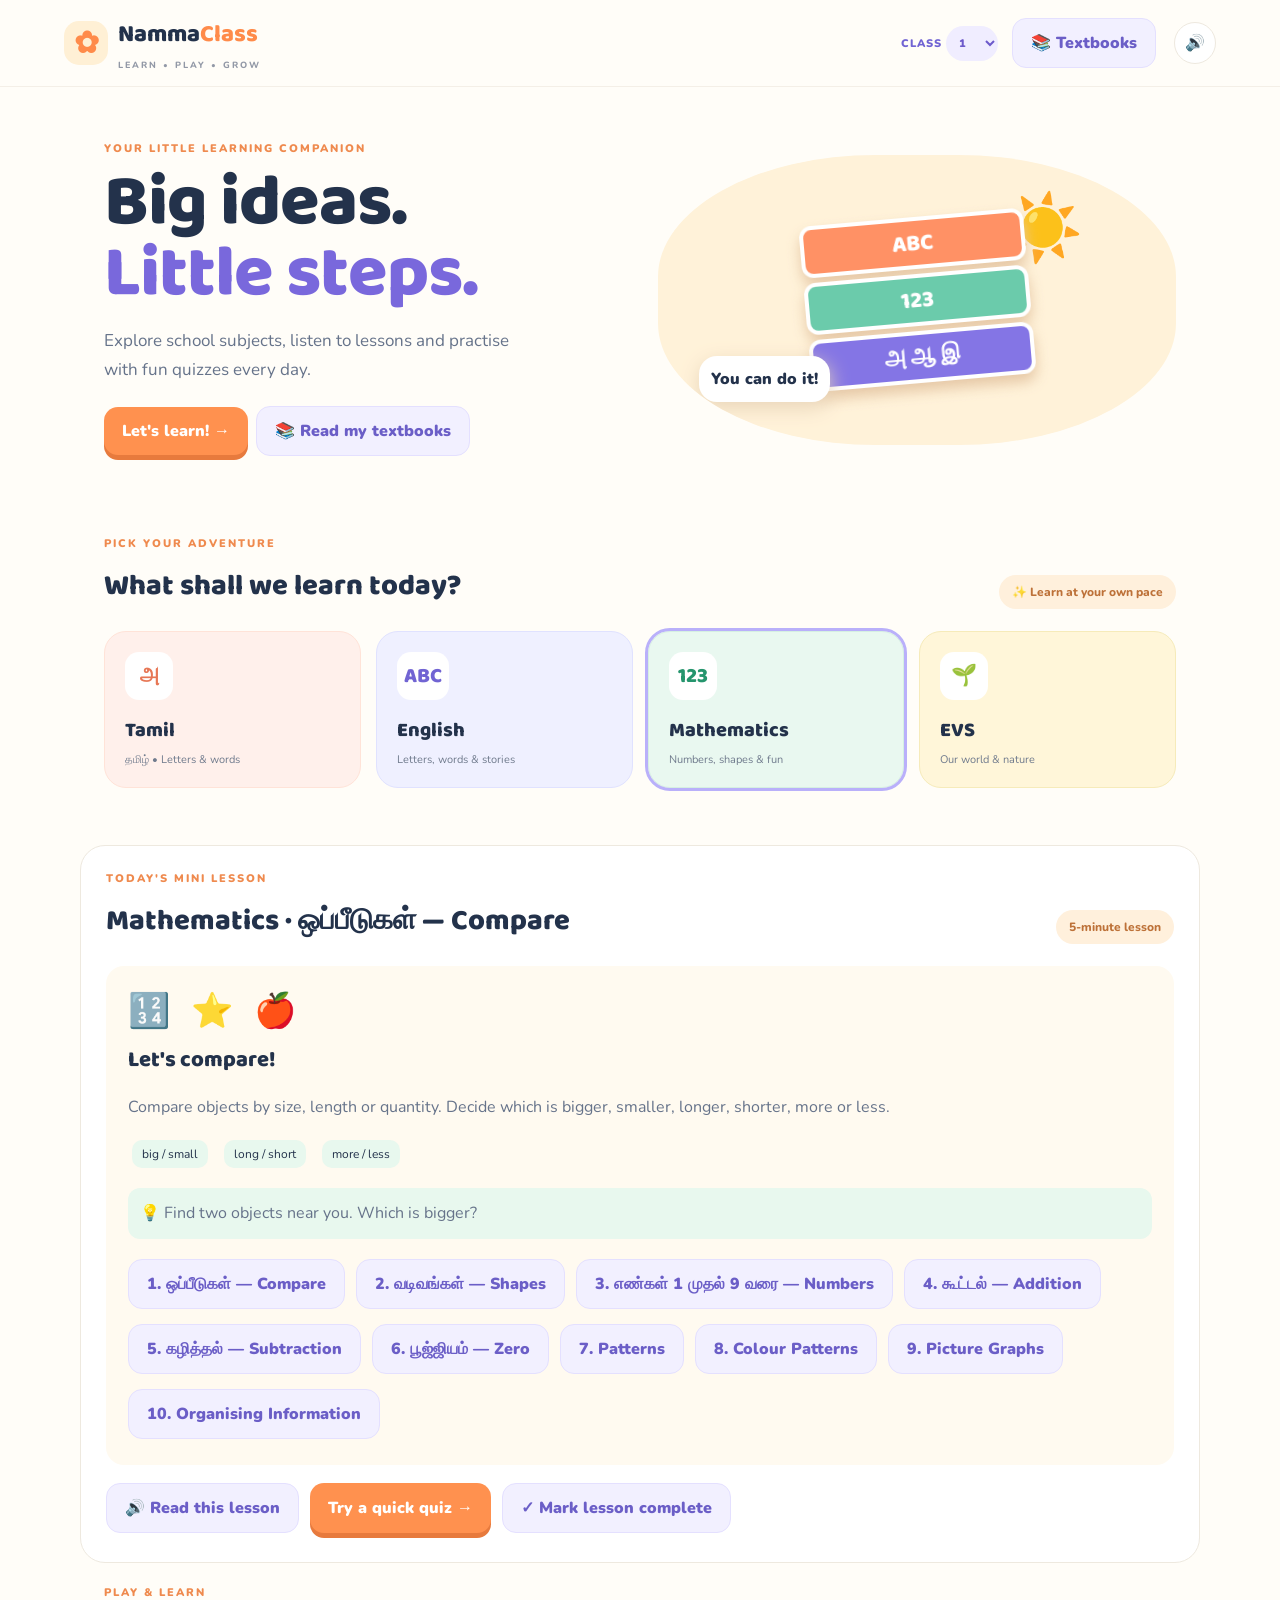
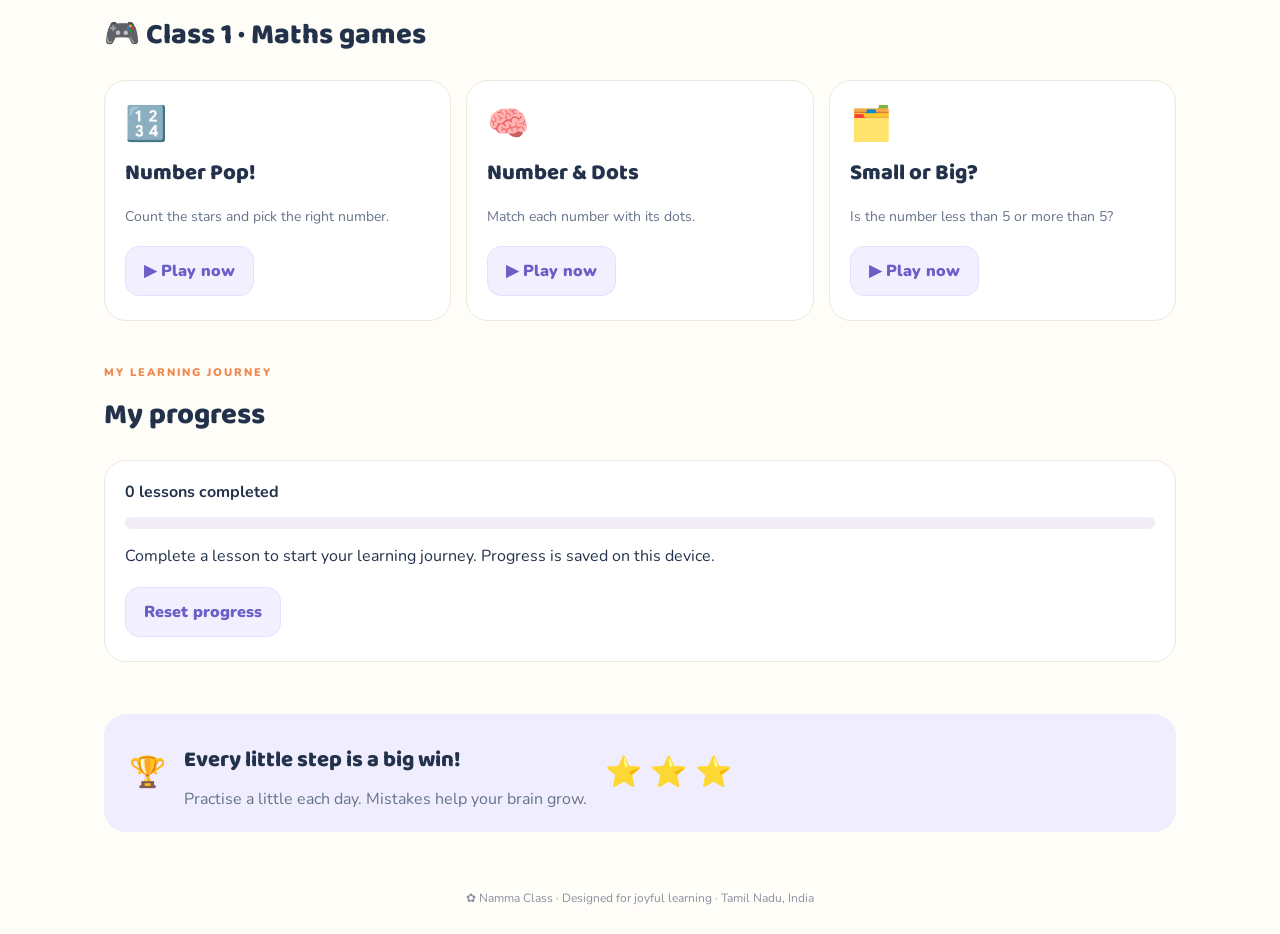
<file: index.html>
<!doctype html>
<html lang="en">
<head>
  <meta charset="utf-8">
  <meta name="viewport" content="width=device-width,initial-scale=1">
  <meta name="theme-color" content="#fff7e8">
  <title>Namma Class — Self-Learning for Classes 1–12</title>
  <link rel="stylesheet" href="style.css">
</head>
<body>
<header class="topbar">
  <a class="brand" href="#"><span class="brand-mark">✿</span><span>Namma<span class="accent">Class</span><small>LEARN • PLAY • GROW</small></span></a>
  <label class="class-picker">CLASS
    <select id="classSelect" aria-label="Choose class">
      <option value="1">1</option><option value="2">2</option><option value="3">3</option>
      <option value="4">4</option><option value="5">5</option><option value="6">6</option>
      <option value="7">7</option><option value="8">8</option><option value="9">9</option>
      <option value="10">10</option><option value="11">11</option><option value="12">12</option>
    </select>
  </label>
  <a id="textbooksLink" class="secondary" href="books.html" style="text-decoration:none">📚 Textbooks</a>
  <button id="soundToggle" class="round" aria-label="Toggle read aloud">🔊</button>
</header>
<main>
  <section class="hero">
    <div><p class="eyebrow">YOUR LITTLE LEARNING COMPANION</p>
      <h1>Big ideas.<br><span>Little steps.</span></h1>
      <p>Explore school subjects, listen to lessons and practise with fun quizzes every day.</p>
      <button class="primary" id="startLearning">Let's learn! →</button>
      <a class="secondary" href="books.html" style="text-decoration:none;display:inline-block">📚 Read my textbooks</a>
    </div>
    <div class="hero-art" aria-label="Books and sunshine"><div class="sun">☀️</div><div class="books"><b>ABC</b><b>123</b><b>அ ஆ இ</b></div><div class="bubble">You can do it!</div></div>
  </section>
  <section class="section" id="subjects">
    <div class="section-heading"><div><p class="eyebrow">PICK YOUR ADVENTURE</p><h2>What shall we learn today?</h2></div><span class="sticker">✨ Learn at your own pace</span></div>
    <div class="subject-grid">
      <button class="subject-card tamil" data-subject="Tamil"><span class="subject-icon">அ</span><b>Tamil</b><small>தமிழ் • Letters & words</small></button>
      <button class="subject-card english" data-subject="English"><span class="subject-icon">ABC</span><b>English</b><small>Letters, words & stories</small></button>
      <button class="subject-card maths" data-subject="Mathematics"><span class="subject-icon">123</span><b>Mathematics</b><small>Numbers, shapes & fun</small></button>
      <button class="subject-card evs" data-subject="Environmental Science"><span class="subject-icon">🌱</span><b>EVS</b><small>Our world & nature</small></button>
    </div>
  </section>
  <section class="lesson section" id="lessonArea">
    <div class="section-heading"><div><p class="eyebrow">TODAY'S MINI LESSON</p><h2 id="lessonTitle">Let's start learning!</h2></div><span class="sticker">5-minute lesson</span></div>
    <div id="lessonContent" class="lesson-content"><div class="visual">🍎 🍎 🍎</div><h3>Counting is everywhere!</h3><p>We use numbers to count toys, fruits, steps and friends.</p></div>
    <div class="actions"><button class="secondary" id="readLesson">🔊 Read this lesson</button><button class="primary" id="quizButton">Try a quick quiz →</button><button class="secondary" id="completeLesson">✓ Mark lesson complete</button></div>
  </section>
  <section class="section games">
    <div class="section-heading"><div><p class="eyebrow">PLAY & LEARN</p><h2>🎮 Learning games</h2></div></div>
    <div class="game-grid">
      <article class="game-card"><div class="game-icon">🔢</div><h3>Number Pop!</h3><p>Count the stars and pick the right number.</p><div id="numberGame"><button class="secondary" id="startNumberGame">▶ Play now</button></div></article>
      <article class="game-card"><div class="game-icon">🧠</div><h3>Match the Pairs</h3><p>Find two matching pictures.</p><div id="memoryGame"><button class="secondary" id="startMemoryGame">▶ Play now</button></div></article>
      <article class="game-card"><div class="game-icon">🌿</div><h3>Nature Sort</h3><p>Choose living and non-living things.</p><div id="natureGame"><button class="secondary" id="startNatureGame">▶ Play now</button></div></article>
    </div>
  </section>
  <section class="section">
    <div class="section-heading"><div><p class="eyebrow">MY LEARNING JOURNEY</p><h2>My progress</h2></div></div>
    <div class="progress-card"><b id="progressCount">0 lessons completed</b><div class="progress-track"><span id="progressBar"></span></div><p id="progressMessage">Complete a lesson to start your learning journey.</p><div id="completedLessons"></div><button id="resetProgress" class="secondary">Reset progress</button></div>
  </section>
  <section class="bottom-banner"><span>🏆</span><div><h3>Every little step is a big win!</h3><p>Practise a little each day. Mistakes help your brain grow.</p></div><span>⭐ ⭐ ⭐</span></section>
</main>
<footer>✿ Namma Class · Designed for joyful learning · Tamil Nadu, India</footer>
<script src="lessons.js"></script>
<script src="app.js"></script>
<script src="games.js"></script>
<script>
  // Open the textbook shelf on the class the student has picked.
  (function () {
    var sel = document.getElementById('classSelect'), link = document.getElementById('textbooksLink');
    function sync() { link.href = 'books.html?class=' + encodeURIComponent(sel.value); }
    sel.addEventListener('change', sync); sync();
  })();
</script>
</body></html>
</file>
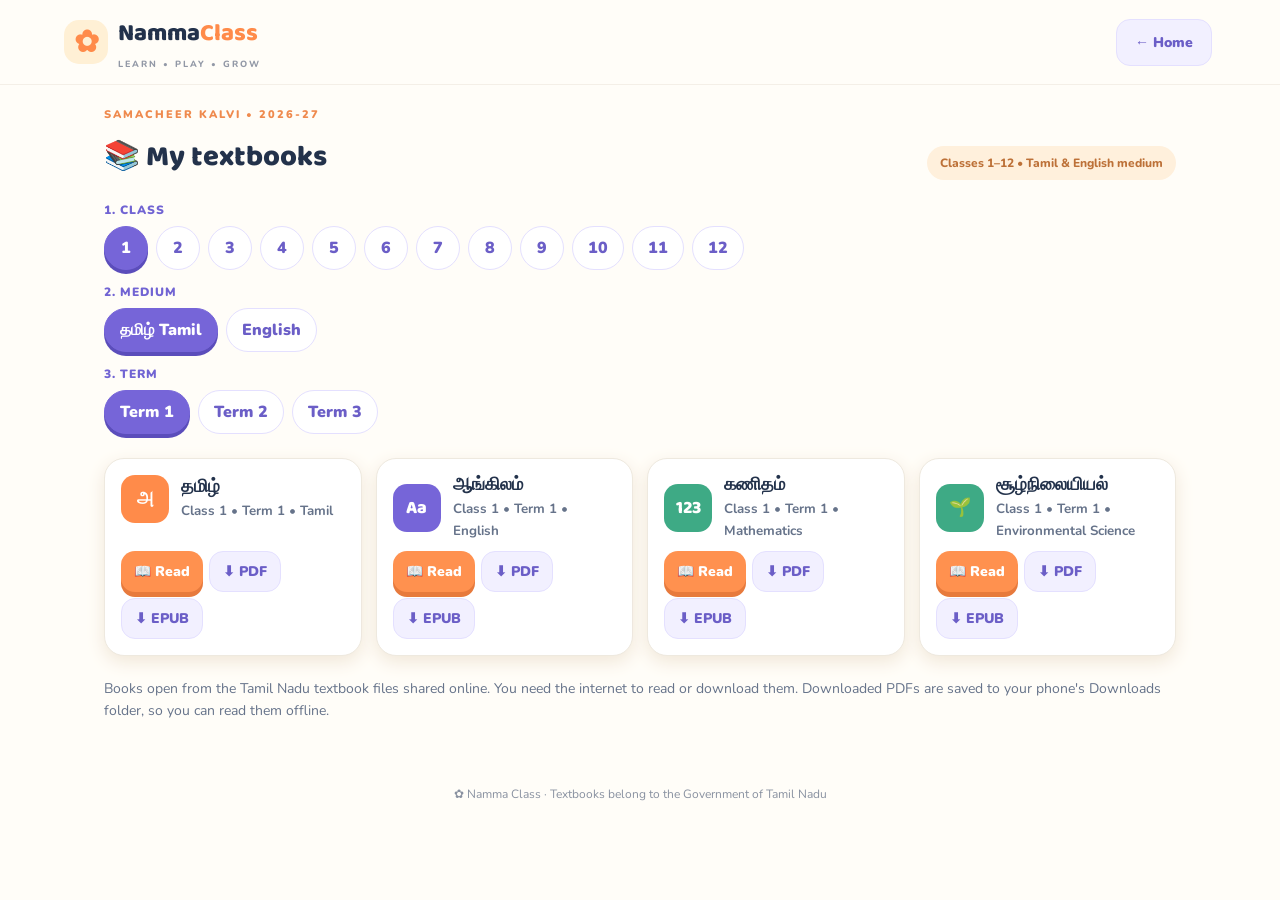
<file: books.html>
<!doctype html>
<html lang="en">
<head>
  <meta charset="utf-8">
  <meta name="viewport" content="width=device-width,initial-scale=1">
  <meta name="theme-color" content="#fff7e8">
  <title>Textbooks — Namma Class</title>
  <link rel="stylesheet" href="style.css">
  <link rel="stylesheet" href="books.css">
</head>
<body>
<header class="topbar">
  <a class="brand" href="index.html"><span class="brand-mark">✿</span><span>Namma<span class="accent">Class</span><small>LEARN • PLAY • GROW</small></span></a>
  <a class="secondary home-link" href="index.html">← Home</a>
</header>
<main>
  <section class="section">
    <div class="section-heading">
      <div><p class="eyebrow">SAMACHEER KALVI • <span id="yearLabel">2026-27</span></p><h2>📚 My textbooks</h2></div>
      <span class="sticker">Classes 1–12 • Tamil & English medium</span>
    </div>

    <div class="pickers">
      <div class="picker">
        <p class="picker-label">1. Class</p>
        <div class="chips" id="classChips" role="radiogroup" aria-label="Class"></div>
      </div>
      <div class="picker">
        <p class="picker-label">2. Medium</p>
        <div class="chips" id="mediumChips" role="radiogroup" aria-label="Medium"></div>
      </div>
      <div class="picker">
        <p class="picker-label">3. Term</p>
        <div class="chips" id="termChips" role="radiogroup" aria-label="Term"></div>
      </div>
    </div>

    <div class="book-grid" id="bookGrid" aria-live="polite"></div>
    <p class="book-note">Books open from the Tamil Nadu textbook files shared online. You need the internet to read or download them. Downloaded PDFs are saved to your phone's Downloads folder, so you can read them offline.</p>
  </section>
</main>

<div class="reader" id="reader" hidden>
  <div class="reader-bar">
    <button class="round" id="closeReader" aria-label="Close book">✕</button>
    <b id="readerTitle">Book</b>
    <a class="primary" id="readerDownload" href="#" target="_blank" rel="noopener">⬇ Download</a>
  </div>
  <iframe id="readerFrame" title="Textbook" allow="autoplay"></iframe>
</div>

<footer>✿ Namma Class · Textbooks belong to the Government of Tamil Nadu</footer>
<script src="books.js"></script>
</body></html>
</file>
<file: style.css>
@import url('https://fonts.googleapis.com/css2?family=Baloo+2:wght@400;500;600;700;800&family=Nunito:wght@400;600;700;800;900&display=swap');
:root{--ink:#23324b;--muted:#66738a;--orange:#ff8b4a;--purple:#7665d8;--green:#3eaa85;--line:#eee9df}
*{box-sizing:border-box}html{scroll-behavior:smooth}body{margin:0;background:#fffdf8;color:var(--ink);font-family:Nunito,sans-serif}button,select{font:inherit}button{cursor:pointer}.topbar{min-height:76px;display:flex;align-items:center;gap:14px;padding:14px max(5vw,20px);border-bottom:1px solid #f4efe7}.brand{display:flex;gap:10px;align-items:center;text-decoration:none;color:var(--ink);font:800 24px 'Baloo 2',sans-serif;margin-right:auto}.brand-mark{display:grid;place-items:center;background:#fff0d5;color:var(--orange);border-radius:15px;width:44px;height:44px;font-size:30px}.accent{color:var(--orange)}.brand small{display:block;font:800 9px Nunito,sans-serif;letter-spacing:2px;color:#9298a6;margin-top:5px}.class-picker{font-size:11px;font-weight:900;letter-spacing:1px;color:#7164d3}.class-picker select{border:0;border-radius:22px;background:#f0edff;color:#6d5acb;padding:9px;font-weight:900}.round{border:1px solid var(--line);background:white;border-radius:50%;width:42px;height:42px}.hero{max-width:1120px;margin:auto;padding:54px 24px;display:grid;grid-template-columns:1fr 1fr;gap:36px;align-items:center}.eyebrow{font-size:11px;font-weight:900;letter-spacing:2px;color:#ef8a4e;margin:0 0 12px}.hero h1{font:800 clamp(46px,6vw,72px)/.98 'Baloo 2',sans-serif;letter-spacing:-1px;margin:0 0 18px}.hero h1 span{color:#7968dc}.hero p:not(.eyebrow){font-size:17px;line-height:1.7;color:var(--muted);max-width:440px}.primary,.secondary{border:0;border-radius:14px;padding:13px 18px;font-weight:900;margin:4px 4px 4px 0}.primary{background:#ff914f;color:white;box-shadow:0 5px 0 #e77a3d}.secondary{background:#f2f0ff;color:#6b5ec7;border:1px solid #e4e0ff}.hero-art{height:290px;position:relative;border-radius:42%;background:#fff2d9;display:flex;align-items:center;justify-content:center;overflow:hidden}.sun{position:absolute;font-size:65px;right:18%;top:10%}.books{display:grid;gap:5px;transform:rotate(-5deg);filter:drop-shadow(0 8px 7px #e6c8a6)}.books b{width:225px;height:52px;border:4px solid white;border-radius:12px;display:grid;place-items:center;color:white;font:800 23px 'Baloo 2',sans-serif}.books b:nth-child(1){background:#ff9165}.books b:nth-child(2){background:#6bcbab}.books b:nth-child(3){background:#8475e5}.bubble{position:absolute;left:8%;bottom:15%;background:white;border-radius:18px;padding:12px;font-weight:900;box-shadow:0 6px 20px #e9d5b9}.section{max-width:1120px;margin:0 auto;padding:22px 24px}.section-heading{display:flex;align-items:end;justify-content:space-between;gap:15px;margin-bottom:22px}.section-heading h2{font:800 29px 'Baloo 2',sans-serif;margin:0}.sticker{background:#fff0dc;color:#bd7138;border-radius:30px;padding:9px 13px;font-size:12px;font-weight:800}.subject-grid{display:grid;grid-template-columns:repeat(4,1fr);gap:15px}.subject-card{position:relative;text-align:left;border:1px solid transparent;border-radius:22px;padding:20px;min-height:155px;display:flex;flex-direction:column;align-items:flex-start;gap:6px;transition:.15s;color:var(--ink)}.subject-card:hover{transform:translateY(-3px)}.subject-card.selected{outline:3px solid #b9b0fa}.tamil{background:#fff0eb;border-color:#ffe3d8}.english{background:#eff0ff;border-color:#e0e2ff}.maths{background:#e9f8f0;border-color:#d5f0e2}.evs{background:#fff6d9;border-color:#f6ebba}.subject-icon{height:48px;min-width:48px;padding:0 7px;border-radius:14px;background:white;display:grid;place-items:center;font:800 21px 'Baloo 2',sans-serif;color:#e77755;margin-bottom:8px}.english .subject-icon{color:#7164d3}.maths .subject-icon{color:#25956d}.subject-card b{font:800 20px 'Baloo 2',sans-serif}.subject-card small{font-size:11px;color:#707b8d}.lesson{margin-top:35px;background:white;border:1px solid var(--line);border-radius:25px;padding:25px}.lesson-content{background:#fffaf0;border-radius:18px;padding:22px;min-height:190px}.lesson-content h3,.game-card h3,.bottom-banner h3{font:800 22px 'Baloo 2',sans-serif;margin:8px 0}.lesson-content p,.game-card p,.bottom-banner p{line-height:1.65;color:var(--muted)}.visual{font-size:34px;letter-spacing:6px}.actions{margin-top:14px;display:flex;gap:7px;flex-wrap:wrap}.quiz-options,.choices{display:flex;gap:8px;flex-wrap:wrap;margin:15px 0}.quiz-options button,.choices button{border:1px solid #e4e0ff;background:white;border-radius:12px;padding:11px 14px;font-weight:800;color:var(--ink)}.feedback{background:#e8f8ee;padding:12px;border-radius:12px}.game-grid{display:grid;grid-template-columns:repeat(3,1fr);gap:15px}.game-card,.progress-card{border:1px solid var(--line);background:white;border-radius:22px;padding:20px}.game-icon{font-size:34px}.game-card h3{margin-bottom:0}.game-card p{font-size:14px}.game-question{font-size:19px;font-weight:900;margin:12px 0}.progress-track{height:12px;background:#f0edf7;border-radius:20px;overflow:hidden;margin:14px 0}.progress-track span{display:block;height:100%;width:0;background:linear-gradient(90deg,#ff914f,#8b7be5);transition:width .25s}.completed-item{display:inline-block;background:#e8f8ee;padding:6px 10px;border-radius:10px;margin:4px;font-size:12px}.bottom-banner{max-width:1072px;margin:30px auto;background:#f0edff;border-radius:22px;padding:20px 25px;display:flex;align-items:center;gap:18px}.bottom-banner>span{font-size:30px}.bottom-banner p{margin:0}footer{text-align:center;padding:28px;color:#8991a0;font-size:12px}
@media(max-width:760px){.hero{grid-template-columns:1fr;padding-top:35px}.hero-art{height:230px}.subject-grid{grid-template-columns:repeat(2,1fr)}.game-grid{grid-template-columns:1fr}.section-heading{align-items:flex-start;flex-direction:column}.sticker{align-self:flex-start}.lesson{padding:17px}.bottom-banner{margin:22px 16px}.brand{font-size:21px}}@media(max-width:380px){.subject-grid{grid-template-columns:1fr}.class-picker{font-size:9px}}

.match-grid button{min-width:72px;min-height:56px}.match-grid button.matched{background:#e8f8ee;border-color:#3eaa85;color:#1f7a57}.game-question small{font-size:14px;color:var(--muted)}
@media (max-width:560px){.topbar{flex-wrap:wrap;row-gap:8px}#textbooksLink{padding:9px 12px;font-size:13px;margin:0}}
</file>
<file: books.css>
.home-link{text-decoration:none;font-size:14px}
.pickers{display:grid;gap:14px;margin-bottom:24px}
.picker-label{margin:0 0 8px;font-size:12px;font-weight:900;letter-spacing:1px;color:#7164d3;text-transform:uppercase}
.chips{display:flex;flex-wrap:wrap;gap:8px}
.chip{border:1px solid #e4e0ff;background:#fff;color:#6b5ec7;border-radius:999px;padding:9px 15px;font-weight:900;min-width:44px;min-height:44px}
.chip[aria-checked="true"]{background:#7665d8;border-color:#7665d8;color:#fff;box-shadow:0 4px 0 #5b4dbb}
.book-grid{display:grid;grid-template-columns:repeat(auto-fill,minmax(230px,1fr));gap:14px}
.book{border:1px solid var(--line);border-radius:20px;background:#fff;padding:16px;display:flex;flex-direction:column;gap:10px;box-shadow:0 6px 18px #f1e7d8}
.book-head{display:flex;gap:12px;align-items:center}
.book-icon{flex:none;width:48px;height:48px;border-radius:14px;display:grid;place-items:center;font:800 18px 'Baloo 2',sans-serif;color:#fff;background:var(--c,#ff914f)}
.book h3{margin:0;font:800 18px/1.2 'Baloo 2',sans-serif}
.book small{color:var(--muted);font-weight:700}
.book-actions{display:flex;flex-wrap:wrap;gap:6px;margin-top:auto}
.book-actions .primary,.book-actions .secondary{margin:0;padding:10px 13px;font-size:14px;text-decoration:none;display:inline-flex;align-items:center}
.book-note{color:var(--muted);font-size:14px;line-height:1.6;margin-top:22px}
.empty{grid-column:1/-1;text-align:center;color:var(--muted);padding:30px;border:2px dashed var(--line);border-radius:20px}
.reader{position:fixed;inset:0;background:#fffdf8;z-index:50;display:flex;flex-direction:column}
.reader[hidden]{display:none}
.reader-bar{display:flex;align-items:center;gap:10px;padding:10px 14px;border-bottom:1px solid var(--line)}
.reader-bar b{flex:1;font:800 18px 'Baloo 2',sans-serif;white-space:nowrap;overflow:hidden;text-overflow:ellipsis}
.reader-bar .primary{margin:0;text-decoration:none;padding:10px 14px}
.reader iframe{flex:1;border:0;width:100%}
@media (max-width:560px){.section-heading{flex-direction:column;align-items:flex-start}.book-grid{grid-template-columns:1fr}}
</file>
